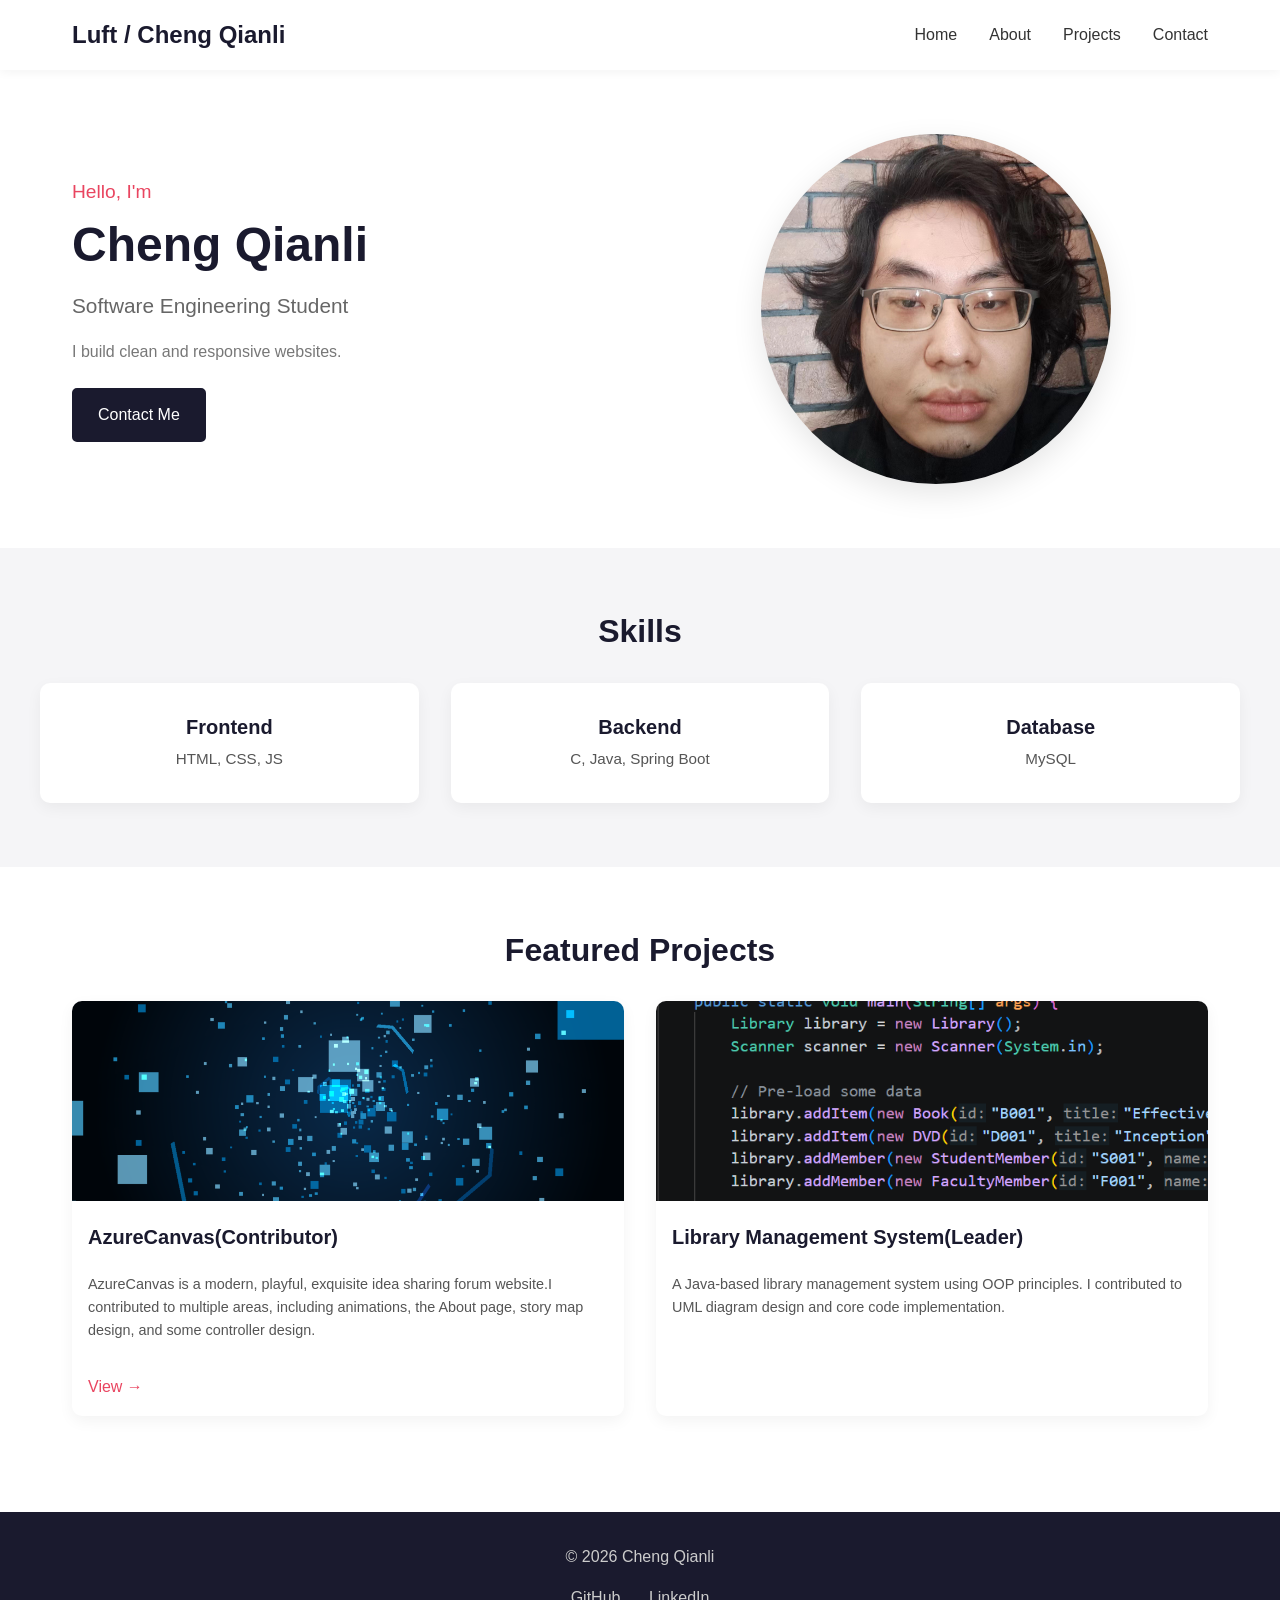
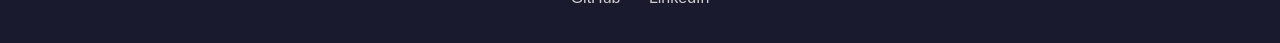
<file: index.html>
<!DOCTYPE html>
<html lang="en">
<head>
    <meta charset="UTF-8">
    <meta name="viewport" content="width=device-width, initial-scale=1.0">
    <title>Home | Cheng Qianli - Portfolio</title>
    <link rel="stylesheet" href="style.css">
</head>
<body>

    <!-- ================= HEADER ================= -->
    <header>
        <nav>
            <div class="logo">
                <a href="index.html">Luft / Cheng Qianli</a>
            </div>
            <ul class="nav-links">
                <li><a href="index.html">Home</a></li>
                <li><a href="about.html">About</a></li>
                <li><a href="projects.html">Projects</a></li>
                <li><a href="contact.html">Contact</a></li>
            </ul>
        </nav>
    </header>

    <!-- ================= MAIN ================= -->
    <main>

        <!-- Hero Section -->
        <section class="hero">
            <div class="hero-text">
                <p>Hello, I'm</p>
                <h1>Cheng Qianli</h1>
                <p>Software Engineering Student</p>
                <p>I build clean and responsive websites.</p>
                <a href="mailto:oaksage3304@gmail.com" class="btn">Contact Me</a>
            </div>
            <div class="hero-image">
                <img src="images/avatar.jpg" alt="Cheng Qianli">
            </div>
        </section>

        <!-- Skills Section -->
        <section class="skills">
            <h2>Skills</h2>
            <div class="skills-grid">
                <div class="skill-card">
                    <h3>Frontend</h3>
                    <p>HTML, CSS, JS</p>
                </div>
                <div class="skill-card">
                    <h3>Backend</h3>
                    <p>C, Java, Spring Boot</p>
                </div>
                <div class="skill-card">
                    <h3>Database</h3>
                    <p>MySQL</p>
                </div>
            </div>
        </section>

        <!-- Featured Projects Preview -->
        <section class="featured">
            <h2>Featured Projects</h2>
            <div class="featured-grid">
                <div class="featured-card">
                    <img src="images/project1.png" alt="AzureCanvas">
                    <h3>AzureCanvas(Contributor)</h3>
                    <p>AzureCanvas is a modern, playful, exquisite idea sharing forum website.I contributed to multiple areas, including animations, the About page, story map design, and some controller design.</p>
                    <a href="https://api.szsummer.com">View →</a>
                </div>
                <div class="featured-card">
                    <img src="images/project2.png" alt="Library Management System">
                    <h3>Library Management System(Leader)</h3>
                    <p>A Java-based library management system using OOP principles. I contributed to UML diagram design and core code implementation.</p>
                </div>
            </div>
        </section>
    </main>

    <!-- ================= FOOTER ================= -->
    <footer>
        <p>&copy; 2026 Cheng Qianli</p>
        <div class="social">
            <a href="https://github.com/QianLi071">GitHub</a>
            <a href="https://www.linkedin.com/in/%E5%8D%83%E9%87%8C-%E6%88%90-b15636331/">LinkedIn</a>
        </div>
    </footer>

</body>
</html>
</file>
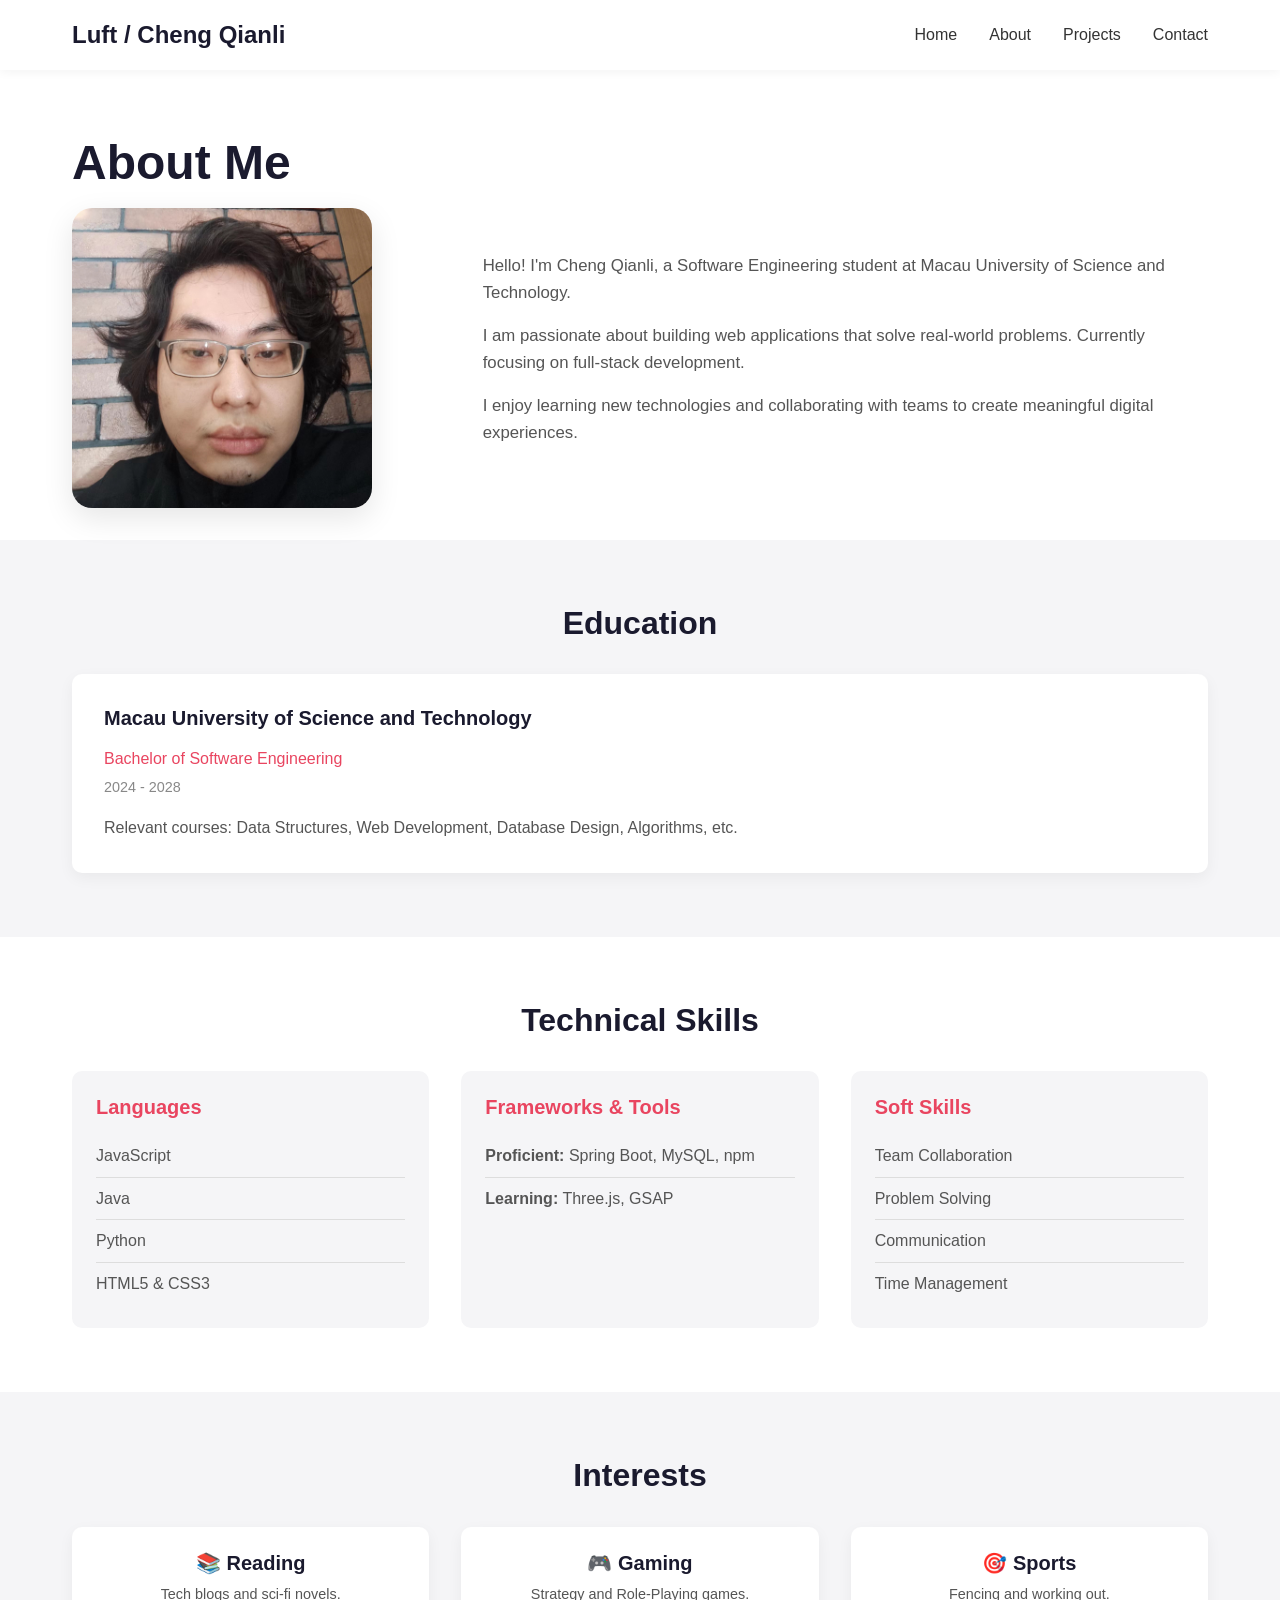
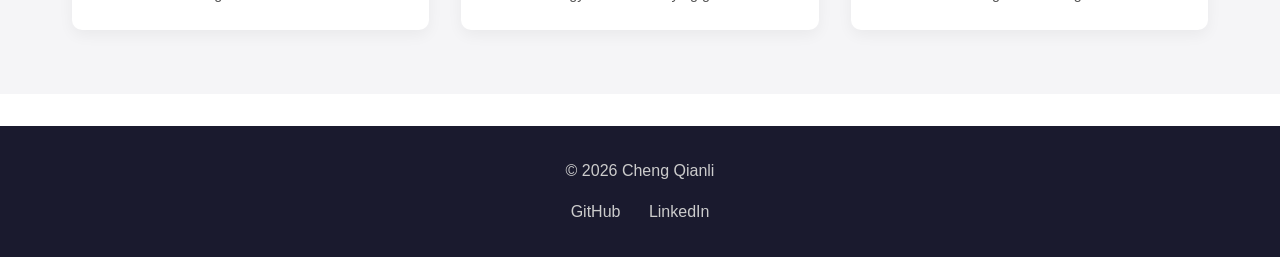
<file: about.html>
<!DOCTYPE html>
<html lang="en">
<head>
    <meta charset="UTF-8">
    <meta name="viewport" content="width=device-width, initial-scale=1.0">
    <title>About | Cheng Qianli - Portfolio</title>
    <link rel="stylesheet" href="style.css">
</head>
<body>

    <!-- ================= HEADER ================= -->
    <header>
        <nav>
            <div class="logo">
                <a href="index.html">Luft / Cheng Qianli</a>
            </div>
            <ul class="nav-links">
                <li><a href="index.html">Home</a></li>
                <li><a href="about.html">About</a></li>
                <li><a href="projects.html">Projects</a></li>
                <li><a href="contact.html">Contact</a></li>
            </ul>
        </nav>
    </header>

    <!-- ================= MAIN ================= -->
    <main>

        <!-- About Hero / Intro -->
        <section class="about-hero">
            <div class="about-container">
                <h1>About Me</h1>
                <div class="about-content">
                    <img src="images/avatar.jpg" alt="Cheng Qianli">
                    <div class="about-text">
                        <p>Hello! I'm Cheng Qianli, a Software Engineering student at Macau University of Science and Technology.</p>
                        <p>I am passionate about building web applications that solve real-world problems. Currently focusing on full-stack development.</p>
                        <p>I enjoy learning new technologies and collaborating with teams to create meaningful digital experiences.</p>
                    </div>
                </div>
            </div>
        </section>

        <!-- Education Section -->
        <section class="education">
            <div class="about-container">
                <h2>Education</h2>
                <div class="edu-card">
                    <h3>Macau University of Science and Technology</h3>
                    <p class="edu-major">Bachelor of Software Engineering</p>
                    <p class="edu-date">2024 - 2028</p>
                    <p class="edu-desc">Relevant courses: Data Structures, Web Development, Database Design, Algorithms, etc.</p>
                </div>
            </div>
        </section>

        <!-- Skills Details Section -->
        <section class="skills-details">
            <div class="about-container">
                <h2>Technical Skills</h2>
                <div class="skills-list">
                    <div class="skill-category">
                        <h3>Languages</h3>
                        <ul>
                            <li>JavaScript</li>
                            <li>Java</li>
                            <li>Python</li>
                            <li>HTML5 & CSS3</li>
                        </ul>
                    </div>
                    <div class="skill-category">
                        <h3>Frameworks & Tools</h3>
                        <ul>
                             <li><strong>Proficient:</strong> Spring Boot, MySQL, npm</li>
                            <li><strong>Learning:</strong> Three.js, GSAP</li>
                        </ul>
                    </div>
                    <div class="skill-category">
                        <h3>Soft Skills</h3>
                        <ul>
                            <li>Team Collaboration</li>
                            <li>Problem Solving</li>
                            <li>Communication</li>
                            <li>Time Management</li>
                        </ul>
                    </div>
                </div>
            </div>
        </section>

        <!-- Interests Section -->
        <section class="interests">
            <div class="about-container">
                <h2>Interests</h2>
                <div class="interests-grid">
                    <div class="interest-card">
                        <h3>📚 Reading</h3>
                        <p>Tech blogs and sci-fi novels.</p>
                    </div>
                    <div class="interest-card">
                        <h3>🎮 Gaming</h3>
                        <p>Strategy and Role-Playing games.</p>
                    </div>
                    <div class="interest-card">
                        <h3>🎯 Sports</h3>
                        <p>Fencing and working out.</p>
                    </div>
                </div>
            </div>
        </section>
    </main>

    <!-- ================= FOOTER ================= -->
    <footer>
        <p>&copy; 2026 Cheng Qianli</p>
        <div class="social">
            <a href="https://github.com/QianLi071">GitHub</a>
            <a href="https://www.linkedin.com/in/%E5%8D%83%E9%87%8C-%E6%88%90-b15636331/">LinkedIn</a>
        </div>
    </footer>

</body>
</html>
</file>
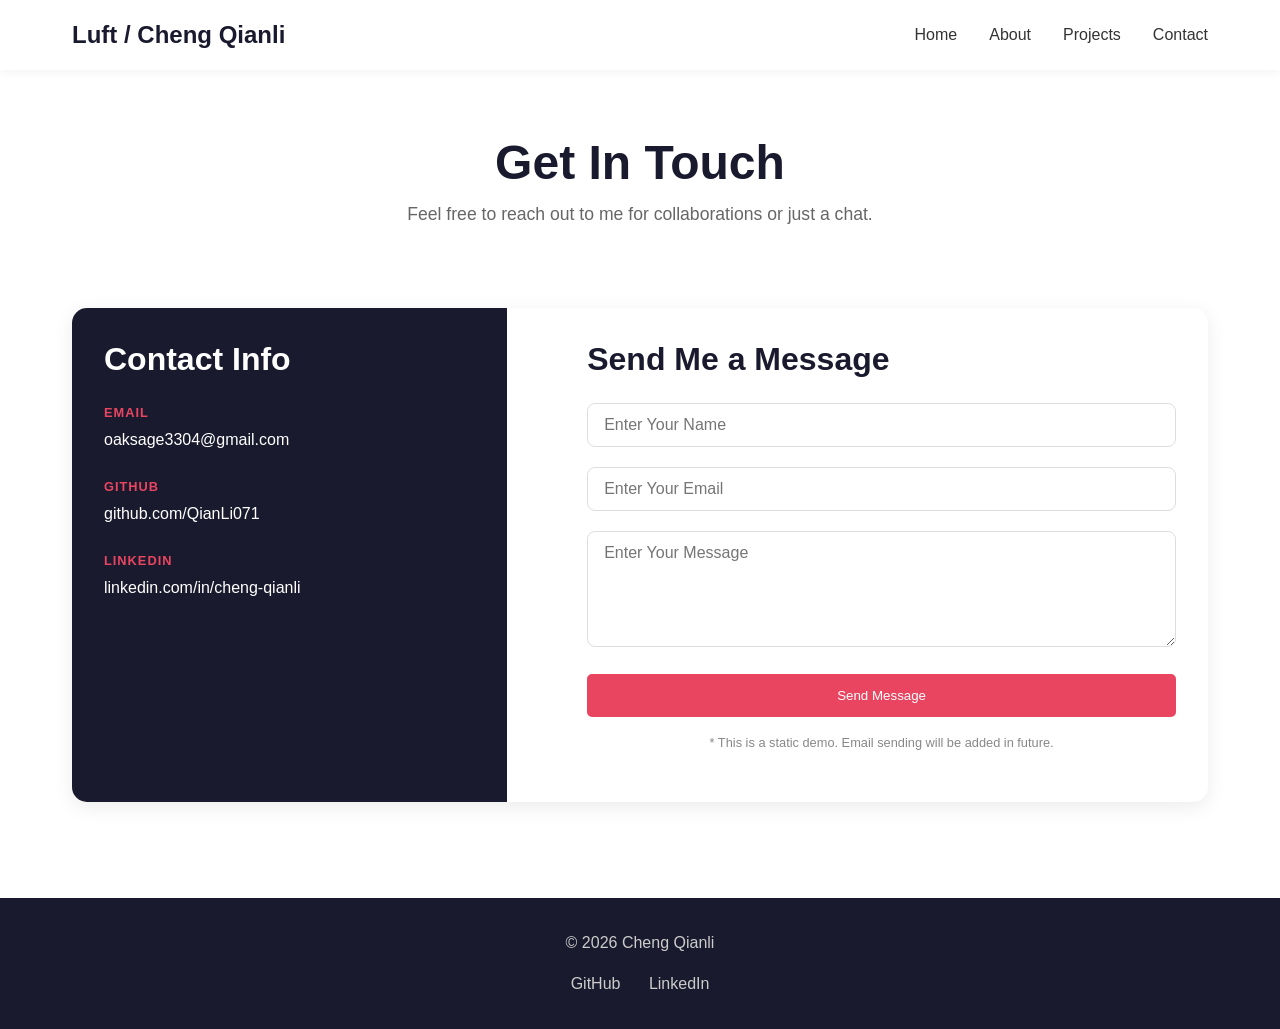
<file: contact.html>
<!DOCTYPE html>
<html lang="en">
<head>
    <meta charset="UTF-8">
    <meta name="viewport" content="width=device-width, initial-scale=1.0">
    <title>Contact | Cheng Qianli - Portfolio</title>
    <link rel="stylesheet" href="style.css">
</head>
<body>

    <!-- ================= HEADER ================= -->
    <header>
        <nav>
            <div class="logo">
                <a href="index.html">Luft / Cheng Qianli</a>
            </div>
            <ul class="nav-links">
                <li><a href="index.html">Home</a></li>
                <li><a href="about.html">About</a></li>
                <li><a href="projects.html">Projects</a></li>
                <li><a href="contact.html">Contact</a></li>
            </ul>
        </nav>
    </header>

    <!-- ================= MAIN ================= -->
    <main>

        <!-- Contact Hero -->
        <section class="contact-hero">
            <div class="contact-container">
                <h1>Get In Touch</h1>
                <p><!-- 邀请语 -->Feel free to reach out to me for collaborations or just a chat.</p>
            </div>
        </section>

        <!-- Contact Content -->
        <section class="contact-content">
            <div class="contact-container">
                <div class="contact-wrapper">
                    <!-- Contact Info -->
                    <div class="contact-info">
                        <h2>Contact Info</h2>
                        <div class="contact-details">
                            <div class="contact-item">
                                <span class="contact-label">Email</span>
                                <a href="mailto:oaksage3304@gmail.com">oaksage3304@gmail.com</a>
                            </div>
                            <div class="contact-item">
                                <span class="contact-label">GitHub</span>
                                <a href="https://github.com/QianLi071" target="_blank">github.com/QianLi071</a>
                            </div>
                            <div class="contact-item">
                                <span class="contact-label">LinkedIn</span>
                                <a href="https://www.linkedin.com/in/%E5%8D%83%E9%87%8C-%E6%88%90-b15636331/" target="_blank">linkedin.com/in/cheng-qianli</a>
                            </div>
                            <!-- 可添加更多社交链接 -->
                            <!--
                            <div class="contact-item">
                                <span class="contact-label">Twitter</span>
                                <a href="#">twitter.com/yourhandle</a>
                            </div>
                            -->
                        </div>
                    </div>

                    <!-- Contact Form -->
                    <div class="contact-form">
                        <h2>Send Me a Message</h2>
                        <form action="#" method="post">
                            <div class="form-group">
                                <input type="text" name="name" placeholder="Enter Your Name" required>
                            </div>
                            <div class="form-group">
                                <input type="email" name="email" placeholder="Enter Your Email" required>
                            </div>
                            <div class="form-group">
                                <textarea name="message" rows="5" placeholder="Enter Your Message" required></textarea>
                            </div>
                            <button type="submit" class="btn btn-submit">Send Message</button>
                        </form>
                        <p class="form-note">* This is a static demo. Email sending will be added in future.</p>
                    </div>
                </div>
            </div>
        </section>
    </main>

    <!-- ================= FOOTER ================= -->
    <footer>
        <p>&copy; 2026 Cheng Qianli</p>
        <div class="social">
            <a href="https://github.com/QianLi071">GitHub</a>
            <a href="https://www.linkedin.com/in/%E5%8D%83%E9%87%8C-%E6%88%90-b15636331/">LinkedIn</a>
        </div>
    </footer>

</body>
</html>
</file>
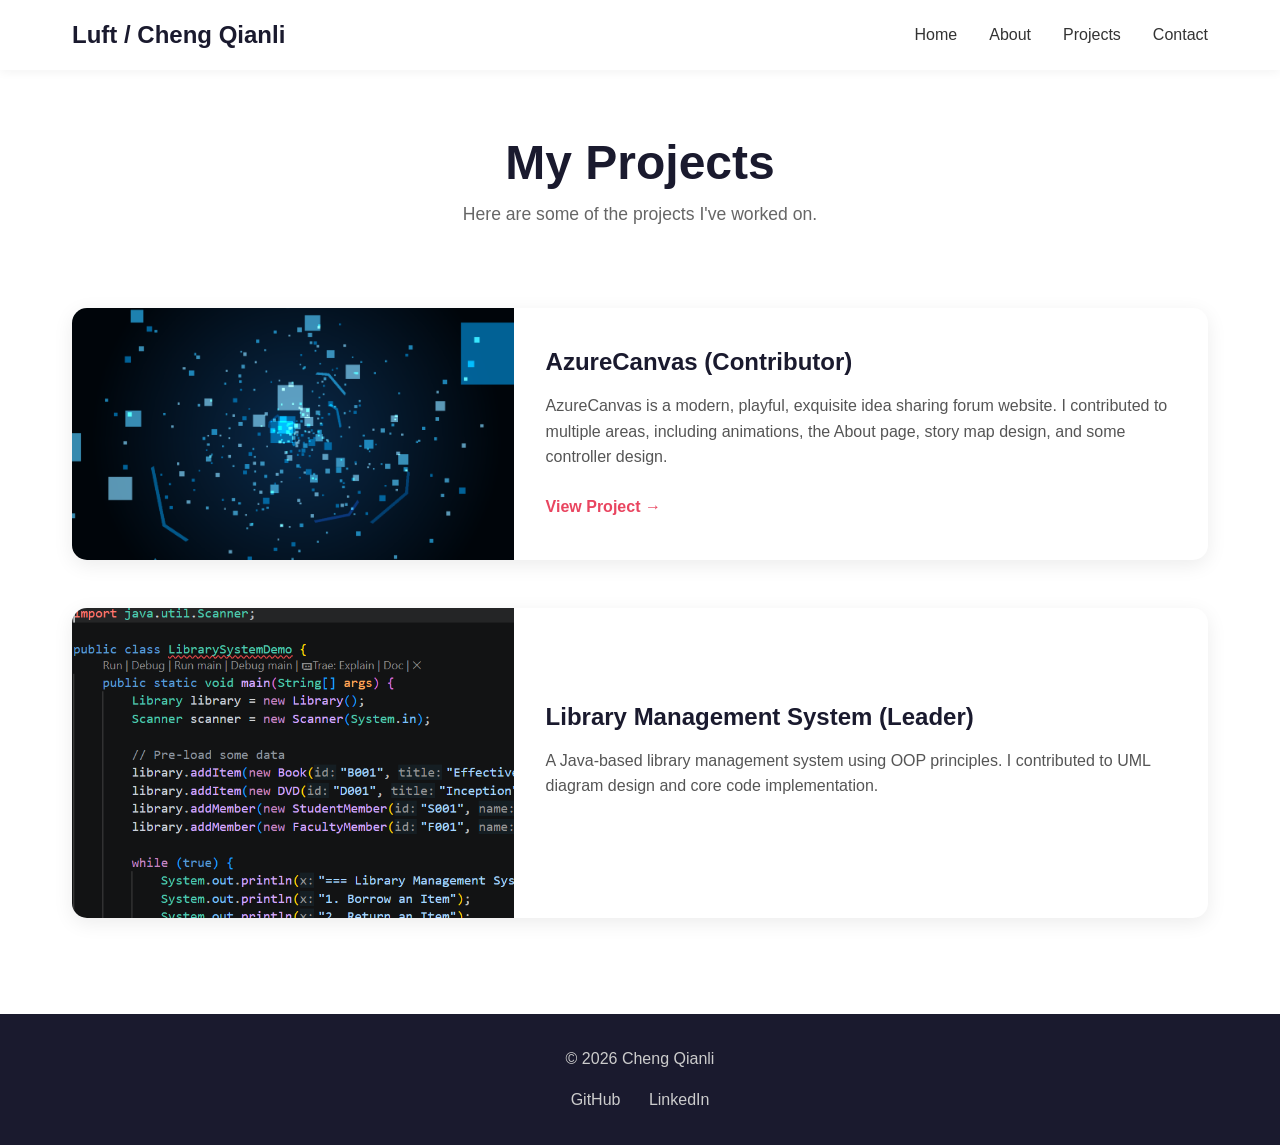
<file: projects.html>
<!DOCTYPE html>
<html lang="en">
<head>
    <meta charset="UTF-8">
    <meta name="viewport" content="width=device-width, initial-scale=1.0">
    <title>Projects | Cheng Qianli - Portfolio</title>
    <link rel="stylesheet" href="style.css">
</head>
<body>

    <!-- ================= HEADER ================= -->
    <header>
        <nav>
            <div class="logo">
                <a href="index.html">Luft / Cheng Qianli</a>
            </div>
            <ul class="nav-links">
                <li><a href="index.html">Home</a></li>
                <li><a href="about.html">About</a></li>
                <li><a href="projects.html">Projects</a></li>
                <li><a href="contact.html">Contact</a></li>
            </ul>
        </nav>
    </header>

    <!-- ================= MAIN ================= -->
    <main>

        <!-- Projects Hero -->
        <section class="projects-hero">
            <div class="projects-container">
                <h1>My Projects</h1>
                <p>Here are some of the projects I've worked on.</p>
            </div>
        </section>

        <!-- Projects Grid -->
        <section class="projects-grid-section">
            <div class="projects-container">
                <div class="projects-grid">
                    <!-- Project 1 -->
                    <div class="project-full-card">
                        <img src="images/project1.png" alt="AzureCanvas">
                        <div class="project-full-info">
                            <h3>AzureCanvas (Contributor)</h3>
                            <p>AzureCanvas is a modern, playful, exquisite idea sharing forum website. I contributed to multiple areas, including animations, the About page, story map design, and some controller design.</p>
                            <a href="https://api.szsummer.com" class="project-link" target="_blank">View Project →</a>
                        </div>
                    </div>

                    <!-- Project 2 -->
                    <div class="project-full-card">
                        <img src="images/project2.png" alt="Library Management System">
                        <div class="project-full-info">
                            <h3>Library Management System (Leader)</h3>
                            <p>A Java-based library management system using OOP principles. I contributed to UML diagram design and core code implementation.</p>
                        </div>
                    </div>
                </div>
            </div>
        </section>
    </main>

    <!-- ================= FOOTER ================= -->
    <footer>
        <p>&copy; 2026 Cheng Qianli</p>
        <div class="social">
            <a href="https://github.com/QianLi071">GitHub</a>
            <a href="https://www.linkedin.com/in/%E5%8D%83%E9%87%8C-%E6%88%90-b15636331/">LinkedIn</a>
        </div>
    </footer>

</body>
</html>
</file>
<file: style.css>
/* ================= INDEX PAGE STYLE ================= */

/* ================= RESET & BASE ================= */
* {
    margin: 0;
    padding: 0;
    box-sizing: border-box;
}

body {
    font-family: 'Segoe UI', Tahoma, Geneva, Verdana, sans-serif;
    line-height: 1.6;
    color: #333;
    background-color: #fff;
}

/* ================= TYPOGRAPHY ================= */
h1, h2, h3 {
    font-weight: 600;
    line-height: 1.2;
    margin-bottom: 1rem;
}

h1 {
    font-size: 3rem;
    /* 可修改主标题颜色 */
    color: #1a1a2e;
}

h2 {
    font-size: 2rem;
    text-align: center;
    margin-bottom: 2rem;
    /* 可修改章节标题颜色 */
    color: #1a1a2e;
}

h3 {
    font-size: 1.25rem;
    color: #1a1a2e;
}

p {
    margin-bottom: 1rem;
    color: #555;
}

a {
    text-decoration: none;
    color: #333;
}

/* ================= HEADER & NAVIGATION ================= */
header {
    background-color: #fff;
    box-shadow: 0 2px 10px rgba(0,0,0,0.05);
    position: sticky;
    top: 0;
    z-index: 100;
}

nav {
    max-width: 1200px;
    margin: 0 auto;
    padding: 1rem 2rem;
    display: flex;
    justify-content: space-between;
    align-items: center;
}

.logo a {
    font-size: 1.5rem;
    font-weight: 700;
    /* 可修改logo颜色 */
    color: #1a1a2e;
}

.nav-links {
    display: flex;
    list-style: none;
    gap: 2rem;
}

.nav-links a {
    font-weight: 500;
    transition: color 0.3s ease;
}

.nav-links a:hover {
    /* 可修改hover颜色 */
    color: #e94560;
}

/* ================= BUTTONS ================= */
.btn {
    display: inline-block;
    padding: 0.75rem 1.5rem;
    background-color: #1a1a2e;
    color: #fff;
    border-radius: 5px;
    font-weight: 500;
    transition: all 0.3s ease;
    border: 2px solid #1a1a2e;
}

.btn:hover {
    background-color: transparent;
    color: #1a1a2e;
}

/* ================= HERO SECTION ================= */
.hero {
    max-width: 1200px;
    margin: 0 auto;
    padding: 4rem 2rem;
    display: grid;
    grid-template-columns: 1fr 1fr;
    gap: 3rem;
    align-items: center;
}

.hero-text p:first-child {
    font-size: 1.2rem;
    color: #e94560;
    margin-bottom: 0.5rem;
}

.hero-text p:nth-child(3) {
    font-size: 1.3rem;
    color: #666;
    margin-bottom: 1rem;
}

.hero-text p:nth-child(4) {
    font-size: 1rem;
    color: #777;
    margin-bottom: 1.5rem;
}

.hero-image img {
    width: 100%;
    max-width: 350px;
    border-radius: 50%;
    object-fit: cover;
    aspect-ratio: 1 / 1;
    display: block;
    margin: 0 auto;
    /* 可修改头像阴影效果 */
    box-shadow: 0 10px 30px rgba(0,0,0,0.1);
}

/* ================= SKILLS SECTION ================= */
.skills {
    background-color: #f5f5f7;
    padding: 4rem 2rem;
}

.skills h2 {
    margin-bottom: 2rem;
}

.skills-grid {
    max-width: 1200px;
    margin: 0 auto;
    display: grid;
    grid-template-columns: repeat(auto-fit, minmax(250px, 1fr));
    gap: 2rem;
}

.skill-card {
    background-color: #fff;
    padding: 2rem;
    border-radius: 10px;
    text-align: center;
    box-shadow: 0 5px 15px rgba(0,0,0,0.05);
    transition: transform 0.3s ease;
}

.skill-card:hover {
    transform: translateY(-5px);
}

.skill-card h3 {
    margin-bottom: 0.5rem;
}

.skill-card p {
    margin-bottom: 0;
    font-size: 0.95rem;
}

/* ================= FEATURED SECTION ================= */
.featured {
    max-width: 1200px;
    margin: 0 auto;
    padding: 4rem 2rem;
}

.featured h2 {
    margin-bottom: 2rem;
}

.featured-grid {
    display: grid;
    grid-template-columns: repeat(auto-fit, minmax(300px, 1fr));
    gap: 2rem;
}

.featured-card {
    background-color: #fff;
    border-radius: 10px;
    overflow: hidden;
    box-shadow: 0 5px 15px rgba(0,0,0,0.05);
    transition: transform 0.3s ease;
}

.featured-card:hover {
    transform: translateY(-5px);
}

.featured-card img {
    width: 100%;
    height: 200px;
    object-fit: cover;
    background-color: #ddd;
}

.featured-card h3 {
    padding: 1rem 1rem 0.5rem;
}

.featured-card p {
    padding: 0 1rem 1rem;
    font-size: 0.9rem;
}

.featured-card a {
    display: inline-block;
    margin: 0 1rem 1rem;
    color: #e94560;
    font-weight: 500;
}

/* ================= FOOTER ================= */
footer {
    background-color: #1a1a2e;
    color: #fff;
    text-align: center;
    padding: 2rem;
    margin-top: 2rem;
}

footer p {
    color: #ccc;
    margin-bottom: 1rem;
}

.social a {
    color: #ccc;
    margin: 0 0.75rem;
    transition: color 0.3s ease;
}

.social a:hover {
    color: #e94560;
}

/* ================= RESPONSIVE DESIGN ================= */
@media (max-width: 48em) {
    nav {
        flex-direction: column;
        gap: 1rem;
    }

    .nav-links {
        gap: 1.5rem;
    }

    .hero {
        grid-template-columns: 1fr;
        text-align: center;
        gap: 2rem;
        padding: 3rem 1.5rem;
    }

    .hero-image img {
        max-width: 250px;
    }

    h1 {
        font-size: 2.5rem;
    }

    h2 {
        font-size: 1.75rem;
    }

    .skills {
        padding: 3rem 1.5rem;
    }

    .featured {
        padding: 3rem 1.5rem;
    }
}

@media (max-width: 30em) {
    .nav-links {
        gap: 1rem;
        flex-wrap: wrap;
        justify-content: center;
    }

    .skills-grid {
        grid-template-columns: 1fr;
    }

    .featured-grid {
        grid-template-columns: 1fr;
    }

    .btn {
        padding: 0.6rem 1.2rem;
    }
}

/* ================= 自定义颜色 ================= */
/* 主色：#1a1a2e（深蓝灰） */
/* 强调色：#e94560（珊瑚粉） */
/* 背景灰：#f5f5f7 */










/* ================= ABOUT PAGE STYLES ================= */
.about-container {
    max-width: 1200px;
    margin: 0 auto;
    padding: 0 2rem;
}

.about-hero {
    padding: 4rem 0 2rem;
}

.about-content {
    display: grid;
    grid-template-columns: 1fr 2fr;
    gap: 3rem;
    align-items: center;
}

.about-content img {
    width: 100%;
    max-width: 300px;
    border-radius: 20px;
    object-fit: cover;
    aspect-ratio: 1 / 1;
    box-shadow: 0 10px 30px rgba(0,0,0,0.1);
}

.about-text p {
    margin-bottom: 1rem;
    font-size: 1.05rem;
}

/* Education */
.education {
    background-color: #f5f5f7;
    padding: 4rem 0;
}

.edu-card {
    background-color: #fff;
    padding: 2rem;
    border-radius: 10px;
    box-shadow: 0 5px 15px rgba(0,0,0,0.05);
}

.edu-major {
    font-weight: 500;
    color: #e94560;
    margin-bottom: 0.25rem;
}

.edu-date {
    font-size: 0.9rem;
    color: #888;
    margin-bottom: 1rem;
}

.edu-desc {
    margin-bottom: 0;
}

/* Skills Details */
.skills-details {
    padding: 4rem 0;
}

.skills-list {
    display: grid;
    grid-template-columns: repeat(auto-fit, minmax(250px, 1fr));
    gap: 2rem;
}

.skill-category {
    background-color: #f5f5f7;
    padding: 1.5rem;
    border-radius: 10px;
}

.skill-category h3 {
    margin-bottom: 1rem;
    color: #e94560;
}

.skill-category ul {
    list-style: none;
}

.skill-category li {
    padding: 0.5rem 0;
    border-bottom: 1px solid #ddd;
    color: #555;
}

.skill-category li:last-child {
    border-bottom: none;
}

/* Interests */
.interests {
    background-color: #f5f5f7;
    padding: 4rem 0;
}

.interests-grid {
    display: grid;
    grid-template-columns: repeat(auto-fit, minmax(200px, 1fr));
    gap: 2rem;
}

.interest-card {
    background-color: #fff;
    padding: 1.5rem;
    border-radius: 10px;
    text-align: center;
    box-shadow: 0 5px 15px rgba(0,0,0,0.05);
}

.interest-card h3 {
    margin-bottom: 0.5rem;
}

.interest-card p {
    margin-bottom: 0;
    font-size: 0.9rem;
}

/* About page responsive */
@media (max-width: 48em) {
    .about-content {
        grid-template-columns: 1fr;
        text-align: center;
    }

    .about-content img {
        margin: 0 auto;
    }

    .skills-list {
        grid-template-columns: 1fr;
    }

    .interests-grid {
        grid-template-columns: 1fr;
    }
}










/* ================= PROJECTS PAGE STYLES ================= */
.projects-container {
    max-width: 1200px;
    margin: 0 auto;
    padding: 0 2rem;
}

.projects-hero {
    text-align: center;
    padding: 4rem 0 2rem;
}

.projects-hero h1 {
    margin-bottom: 0.5rem;
}

.projects-hero p {
    font-size: 1.1rem;
    color: #666;
}

.projects-grid-section {
    padding: 2rem 0 4rem;
}

.projects-grid {
    display: flex;
    flex-direction: column;
    gap: 3rem;
}

.project-full-card {
    display: grid;
    grid-template-columns: 1fr 1.5fr;
    gap: 2rem;
    background-color: #fff;
    border-radius: 15px;
    overflow: hidden;
    box-shadow: 0 5px 20px rgba(0,0,0,0.08);
    transition: transform 0.3s ease;
}

.project-full-card:hover {
    transform: translateY(-5px);
}

.project-full-card img {
    width: 100%;
    height: 100%;
    object-fit: cover;
    background-color: #ddd;
}

.project-full-info {
    padding: 1.5rem 1.5rem 1.5rem 0;
    display: flex;
    flex-direction: column;
    justify-content: center;
}

.project-full-info h3 {
    font-size: 1.5rem;
    margin-bottom: 1rem;
    color: #1a1a2e;
}

.project-full-info p {
    margin-bottom: 1.5rem;
    color: #555;
    line-height: 1.6;
}

.project-link {
    display: inline-block;
    color: #e94560;
    font-weight: 600;
    transition: color 0.3s ease;
}

.project-link:hover {
    color: #1a1a2e;
}

/* Projects page responsive */
@media (max-width: 48em) {
    .project-full-card {
        grid-template-columns: 1fr;
    }

    .project-full-info {
        padding: 1.5rem;
    }

    .project-full-card img {
        height: 200px;
    }
}









/* ================= CONTACT PAGE STYLES ================= */
.contact-container {
    max-width: 1200px;
    margin: 0 auto;
    padding: 0 2rem;
}

.contact-hero {
    text-align: center;
    padding: 4rem 0 2rem;
}

.contact-hero h1 {
    margin-bottom: 0.5rem;
}

.contact-hero p {
    font-size: 1.1rem;
    color: #666;
}

.contact-content {
    padding: 2rem 0 4rem;
}

.contact-wrapper {
    display: grid;
    grid-template-columns: 1fr 1.5fr;
    gap: 3rem;
    background-color: #fff;
    border-radius: 15px;
    box-shadow: 0 5px 20px rgba(0,0,0,0.08);
    overflow: hidden;
}

/* Contact Info */
.contact-info {
    background-color: #1a1a2e;
    padding: 2rem;
    color: #fff;
}

.contact-info h2 {
    color: #fff;
    text-align: left;
    margin-bottom: 1.5rem;
}

.contact-details {
    display: flex;
    flex-direction: column;
    gap: 1.5rem;
}

.contact-item {
    display: flex;
    flex-direction: column;
    gap: 0.25rem;
}

.contact-label {
    font-size: 0.8rem;
    text-transform: uppercase;
    letter-spacing: 1px;
    color: #e94560;
    font-weight: 600;
}

.contact-item a {
    color: #fff;
    word-break: break-all;
    transition: color 0.3s ease;
}

.contact-item a:hover {
    color: #e94560;
}

/* Contact Form */
.contact-form {
    padding: 2rem;
}

.contact-form h2 {
    text-align: left;
    margin-bottom: 1.5rem;
}

.form-group {
    margin-bottom: 1.25rem;
}

.form-group input,
.form-group textarea {
    width: 100%;
    padding: 0.75rem 1rem;
    border: 1px solid #ddd;
    border-radius: 8px;
    font-family: inherit;
    font-size: 1rem;
    transition: border-color 0.3s ease;
}

.form-group input:focus,
.form-group textarea:focus {
    outline: none;
    border-color: #e94560;
}

.btn-submit {
    background-color: #e94560;
    border-color: #e94560;
    width: 100%;
    cursor: pointer;
}

.btn-submit:hover {
    background-color: transparent;
    color: #e94560;
}

.form-note {
    margin-top: 1rem;
    font-size: 0.8rem;
    color: #888;
    text-align: center;
}

/* Contact page responsive */
@media (max-width: 48em) {
    .contact-wrapper {
        grid-template-columns: 1fr;
    }

    .contact-info {
        text-align: center;
    }

    .contact-info h2 {
        text-align: center;
    }

    .contact-item {
        align-items: center;
    }
}
</file>
